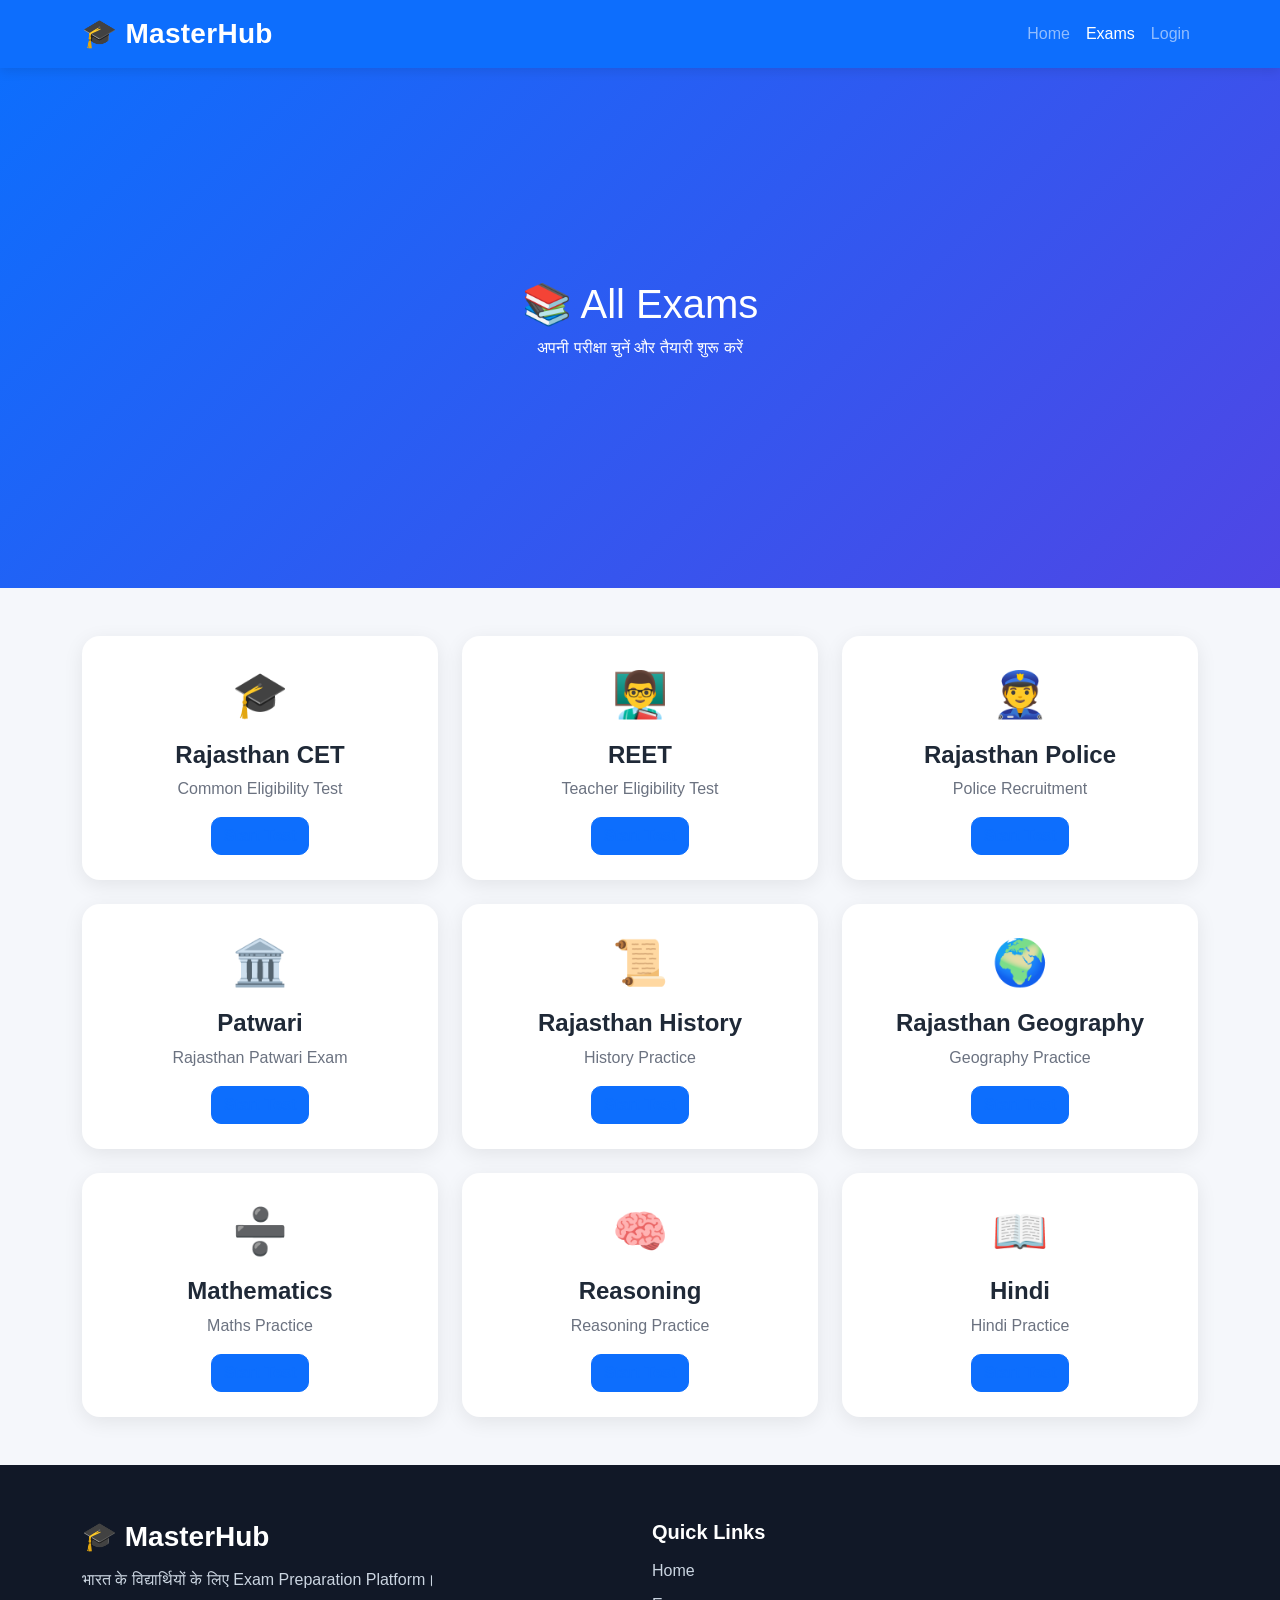
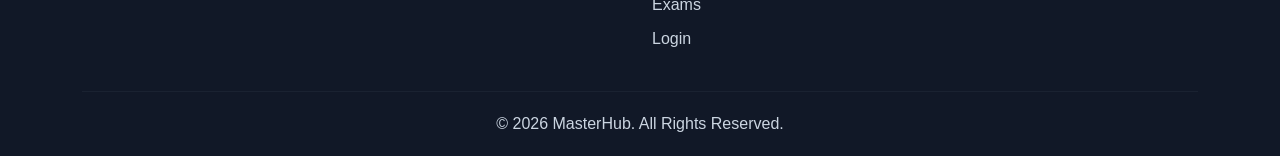
<file: Exam.html>
<!DOCTYPE html>
<html lang="hi">
<head>

<meta charset="UTF-8">
<meta name="viewport" content="width=device-width, initial-scale=1.0">

<title>Exams - MasterHub</title>

<link href="https://cdn.jsdelivr.net/npm/bootstrap@5.3.7/dist/css/bootstrap.min.css" rel="stylesheet">

<link rel="stylesheet" href="assets/css/style.css">

</head>

<body>

<!-- NAVBAR -->

<nav class="navbar navbar-expand-lg navbar-dark bg-primary">

<div class="container">

<a class="navbar-brand fw-bold fs-3" href="index.html">
🎓 MasterHub
</a>

<button class="navbar-toggler"
type="button"
data-bs-toggle="collapse"
data-bs-target="#menu">

<span class="navbar-toggler-icon"></span>

</button>

<div class="collapse navbar-collapse" id="menu">

<ul class="navbar-nav ms-auto">

<li class="nav-item">
<a class="nav-link" href="index.html">Home</a>
</li>

<li class="nav-item">
<a class="nav-link active" href="exams.html">Exams</a>
</li>

<li class="nav-item">
<a class="nav-link" href="login.html">Login</a>
</li>

</ul>

</div>

</div>

</nav>


<!-- HEADER -->

<section class="hero-section">

<div class="container text-center">

<h1>📚 All Exams</h1>

<p>
अपनी परीक्षा चुनें और तैयारी शुरू करें
</p>

</div>

</section>


<!-- EXAMS -->

<section class="container py-5">

<div class="row g-4">


<!-- CET -->

<div class="col-6 col-md-4">

<div class="exam-card">

<div class="exam-icon">🎓</div>

<h4>Rajasthan CET</h4>

<p>Common Eligibility Test</p>

<a href="test.html"
class="btn btn-primary">
Start Test
</a>

</div>

</div>


<!-- REET -->

<div class="col-6 col-md-4">

<div class="exam-card">

<div class="exam-icon">👨‍🏫</div>

<h4>REET</h4>

<p>Teacher Eligibility Test</p>

<a href="test.html"
class="btn btn-primary">
Start Test
</a>

</div>

</div>


<!-- POLICE -->

<div class="col-6 col-md-4">

<div class="exam-card">

<div class="exam-icon">👮</div>

<h4>Rajasthan Police</h4>

<p>Police Recruitment</p>

<a href="test.html"
class="btn btn-primary">
Start Test
</a>

</div>

</div>


<!-- PATWARI -->

<div class="col-6 col-md-4">

<div class="exam-card">

<div class="exam-icon">🏛️</div>

<h4>Patwari</h4>

<p>Rajasthan Patwari Exam</p>

<a href="test.html"
class="btn btn-primary">
Start Test
</a>

</div>

</div>


<!-- HISTORY -->

<div class="col-6 col-md-4">

<div class="exam-card">

<div class="exam-icon">📜</div>

<h4>Rajasthan History</h4>

<p>History Practice</p>

<a href="test.html"
class="btn btn-primary">
Start Test
</a>

</div>

</div>


<!-- GEOGRAPHY -->

<div class="col-6 col-md-4">

<div class="exam-card">

<div class="exam-icon">🌍</div>

<h4>Rajasthan Geography</h4>

<p>Geography Practice</p>

<a href="test.html"
class="btn btn-primary">
Start Test
</a>

</div>

</div>


<!-- MATHS -->

<div class="col-6 col-md-4">

<div class="exam-card">

<div class="exam-icon">➗</div>

<h4>Mathematics</h4>

<p>Maths Practice</p>

<a href="test.html"
class="btn btn-primary">
Start Test
</a>

</div>

</div>


<!-- REASONING -->

<div class="col-6 col-md-4">

<div class="exam-card">

<div class="exam-icon">🧠</div>

<h4>Reasoning</h4>

<p>Reasoning Practice</p>

<a href="test.html"
class="btn btn-primary">
Start Test
</a>

</div>

</div>


<!-- HINDI -->

<div class="col-6 col-md-4">

<div class="exam-card">

<div class="exam-icon">📖</div>

<h4>Hindi</h4>

<p>Hindi Practice</p>

<a href="test.html"
class="btn btn-primary">
Start Test
</a>

</div>

</div>


</div>

</section>


<!-- FOOTER -->

<footer>

<div class="container">

<div class="row">

<div class="col-md-6">

<h3>🎓 MasterHub</h3>

<p>
भारत के विद्यार्थियों के लिए Exam Preparation Platform।
</p>

</div>

<div class="col-md-6">

<h5>Quick Links</h5>

<a href="index.html">Home</a>

<a href="exams.html">Exams</a>

<a href="login.html">Login</a>

</div>

</div>

<hr>

<p class="text-center mb-0">
© 2026 MasterHub. All Rights Reserved.
</p>

</div>

</footer>


<script src="https://cdn.jsdelivr.net/npm/bootstrap@5.3.7/dist/js/bootstrap.bundle.min.js"></script>

</body>

                          </html>
</file>
<file: assets/css/style.css>
*{
    box-sizing:border-box;
    margin:0;
    padding:0;
}

body{
    font-family:Arial, sans-serif;
    background:#f5f7fb;
    color:#1f2937;
}

/* NAVBAR */

.navbar{
    box-shadow:0 2px 12px rgba(0,0,0,0.12);
}

.navbar-brand{
    letter-spacing:.3px;
}

/* HERO */

.hero-section{
    min-height:520px;
    display:flex;
    align-items:center;
    background:linear-gradient(135deg,#0d6efd,#4f46e5);
    color:white;
    padding:70px 0;
}

.hero-content{
    max-width:850px;
    margin:auto;
}

.hero-content h1{
    font-size:48px;
    font-weight:800;
    line-height:1.2;
    margin:15px 0;
}

.hero-content h1 span{
    color:#ffd43b;
}

.hero-content p{
    font-size:20px;
    max-width:700px;
    margin:0 auto 25px;
    opacity:.95;
}

/* SEARCH */

.search-box{
    max-width:650px;
    margin:auto;
    display:flex;
    background:white;
    padding:6px;
    border-radius:14px;
    box-shadow:0 10px 30px rgba(0,0,0,.18);
}

.search-box input{
    border:0;
    box-shadow:none !important;
    padding:14px;
}

.search-box button{
    border:0;
    border-radius:10px;
    padding:0 25px;
    background:#ffc107;
    color:#111;
    font-weight:bold;
}

/* STATS */

.stats-section{
    margin-top:-45px;
    position:relative;
    z-index:2;
}

.stat-card{
    background:white;
    padding:25px 10px;
    border-radius:15px;
    box-shadow:0 8px 25px rgba(0,0,0,.12);
}

.stat-card h2{
    color:#0d6efd;
    font-weight:800;
}

.stat-card p{
    margin:0;
    color:#6b7280;
}

/* SECTION HEADING */

.section-heading{
    text-align:center;
    margin-bottom:35px;
}

.section-heading h2{
    font-weight:800;
    margin-bottom:8px;
}

.section-heading p{
    color:#6b7280;
}

/* EXAM CARDS */

.exam-card{
    background:white;
    padding:25px 15px;
    text-align:center;
    border-radius:18px;
    box-shadow:0 5px 20px rgba(0,0,0,.08);
    transition:.3s;
    height:100%;
}

.exam-card:hover{
    transform:translateY(-8px);
    box-shadow:0 12px 30px rgba(0,0,0,.15);
}

.exam-icon{
    font-size:45px;
    margin-bottom:12px;
}

.exam-card h4{
    font-weight:700;
}

.exam-card p{
    color:#6b7280;
}

.exam-card a{
    text-decoration:none;
    font-weight:bold;
    color:#0d6efd;
}

/* JOBS / RESULTS */

.info-card{
    background:white;
    border-radius:16px;
    overflow:hidden;
    box-shadow:0 5px 20px rgba(0,0,0,.08);
}

.info-title{
    padding:18px;
    background:#198754;
    color:white;
    font-size:20px;
    font-weight:bold;
}

.result-title{
    background:#dc3545;
}

.info-item{
    padding:16px 18px;
    border-bottom:1px solid #eee;
    display:flex;
    justify-content:space-between;
    transition:.2s;
}

.info-item:last-child{
    border-bottom:0;
}

.info-item:hover{
    background:#f8f9fa;
    color:#0d6efd;
}

/* FEATURES */

.features-section{
    background:#eef4ff;
    padding:70px 0;
}

.feature-card{
    background:white;
    padding:35px 25px;
    text-align:center;
    border-radius:18px;
    height:100%;
    box-shadow:0 5px 20px rgba(0,0,0,.07);
    transition:.3s;
}

.feature-card:hover{
    transform:translateY(-7px);
    box-shadow:0 12px 30px rgba(0,0,0,.12);
}

.feature-card div{
    font-size:50px;
    margin-bottom:15px;
}

.feature-card h4{
    font-weight:700;
}

.feature-card p{
    color:#6b7280;
}

/* BUTTONS */

.btn{
    border-radius:10px;
    font-weight:600;
}

/* FOOTER */

footer{
    background:#111827;
    color:white;
    padding:55px 0 20px;
}

footer h3{
    font-weight:800;
    margin-bottom:15px;
}

footer h5{
    font-weight:700;
    margin-bottom:15px;
}

footer p{
    color:#cbd5e1;
}

footer a{
    display:block;
    color:#cbd5e1;
    text-decoration:none;
    margin-bottom:10px;
}

footer a:hover{
    color:#60a5fa;
}

footer hr{
    border-color:#374151;
    margin:30px 0 20px;
}


/* MOBILE */

@media(max-width:768px){

    .hero-section{
        min-height:580px;
        padding:50px 15px;
    }

    .hero-content h1{
        font-size:34px;
    }

    .hero-content p{
        font-size:17px;
    }

    .search-box{
        flex-direction:column;
        gap:6px;
    }

    .search-box button{
        padding:12px;
    }

    .stats-section{
        margin-top:0;
        padding-top:25px;
    }

    .stat-card{
        padding:20px 5px;
    }

    .stat-card h2{
        font-size:25px;
    }

}
</file>
